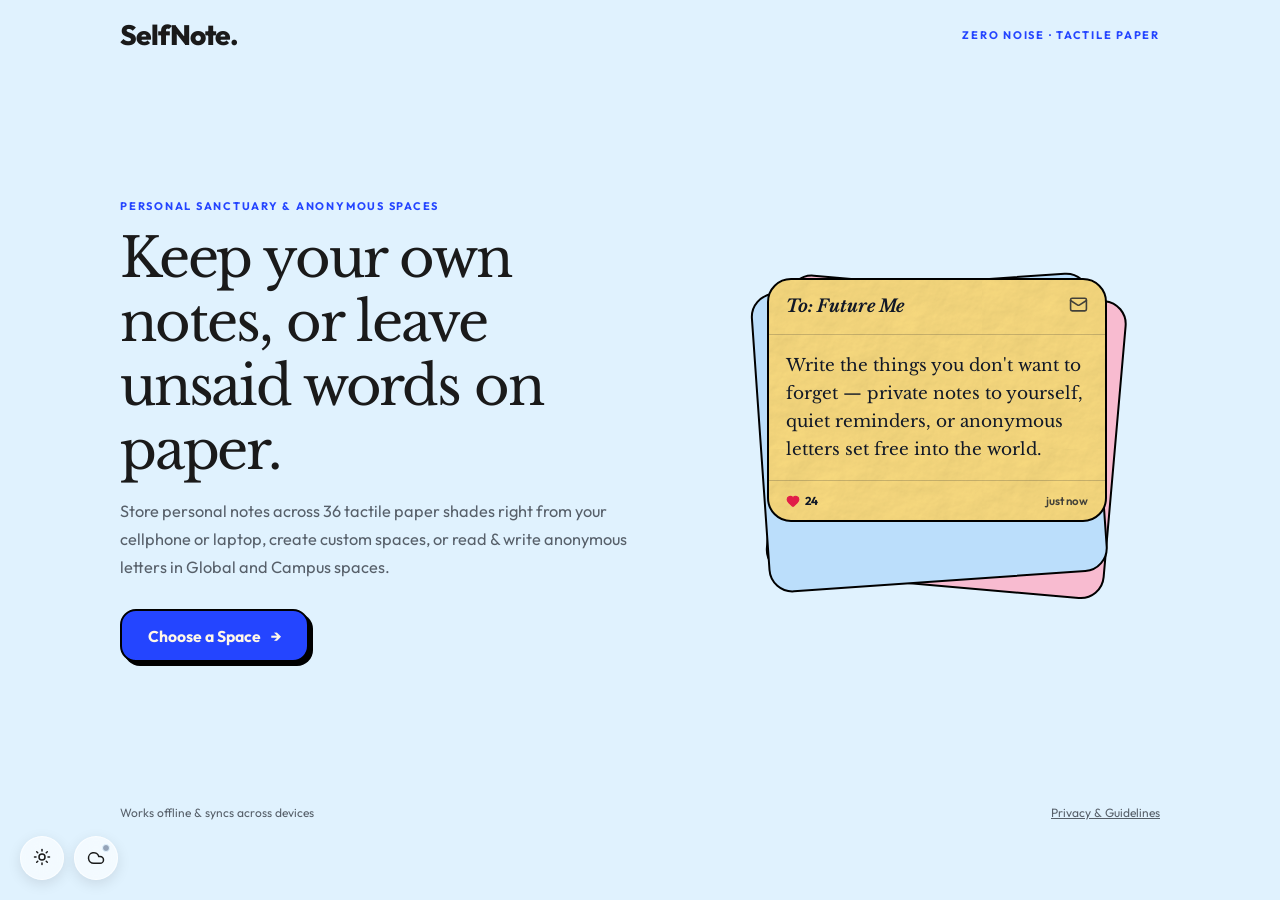
<file: index.html>
<!DOCTYPE html>
<html lang="en" data-scroll-behavior="smooth">
<head>
  <meta charset="utf-8" />
  <meta name="viewport" content="width=device-width, initial-scale=1, viewport-fit=cover" />
  <meta name="theme-color" content="#e0f2fe" media="(prefers-color-scheme: light)" />
  <meta name="theme-color" content="#02031a" media="(prefers-color-scheme: dark)" />
  <meta name="mobile-web-app-capable" content="yes" />
  <meta name="apple-mobile-web-app-capable" content="yes" />
  <meta name="apple-mobile-web-app-title" content="SelfNote" />
  <meta name="apple-mobile-web-app-status-bar-style" content="black-translucent" />
  <meta name="description" content="Choose a space to store personal notes on tactile paper or read and write anonymous letters. Syncs across cellphone and desktop." />

  <title>SelfNote.</title>

  <link rel="icon" href="./icons/icon.svg" type="image/svg+xml" />
  <link rel="apple-touch-icon" href="./icons/icon.svg" />
  <link rel="manifest" href="./manifest.webmanifest" />

  <link rel="preconnect" href="https://fonts.googleapis.com" />
  <link rel="preconnect" href="https://fonts.gstatic.com" crossorigin="anonymous" />
  <link href="https://fonts.googleapis.com/css2?family=Inter:wght@400;500;600;700;800&family=Libre+Baskerville:ital,wght@0,400;0,700;1,400&family=Outfit:wght@400;500;600;700;800&display=swap" rel="stylesheet" />

  <script id="theme-mode-preinit">
    (function () {
      try {
        var pref = localStorage.getItem("unsaid_mode") || "system";
        var mode = pref;
        if (pref === "system") {
          mode = window.matchMedia("(prefers-color-scheme: dark)").matches ? "dark" : "light";
        }
        document.documentElement.setAttribute("data-mode", mode);
        if (mode === "dark") {
          document.documentElement.classList.add("dark");
        } else {
          document.documentElement.classList.remove("dark");
        }
      } catch (e) {}
    })();
  </script>

  <link rel="stylesheet" href="./css/styles.css" />
</head>
<body class="font-sans antialiased">
  <!-- Top Pink Navigation Progress Bar -->
  <div id="nav-progress" class="nav-progress" aria-hidden="true">
    <div id="nav-progress-bar" class="nav-progress-bar"></div>
  </div>

  <!-- Main SPA Mount -->
  <div id="app" class="page-transition"></div>

  <!-- Modal / Sheet Root -->
  <div id="modal-root"></div>

  <!-- Toast Root -->
  <div id="toast-root" class="toast-root" aria-live="polite"></div>

  <!-- Persistent Bottom-Left Floating Controls (Theme Toggle + Cloud Sync / Brand Settings) -->
  <div class="floating-dock-left">
    <button id="theme-toggle-btn" type="button" class="glass-circle-btn" aria-label="Toggle color mode" title="Toggle Light / Dark Mode">
      <span id="theme-toggle-icon"></span>
    </button>
    <button id="settings-open-btn" type="button" class="glass-circle-btn settings-btn" aria-label="Cloud Sync & Branding Settings" title="Cloud Sync, Backup & Branding">
      <svg xmlns="http://www.w3.org/2000/svg" width="18" height="18" viewBox="0 0 24 24" fill="none" stroke="currentColor" stroke-width="2" stroke-linecap="round" stroke-linejoin="round" aria-hidden="true">
        <path d="M17.5 19H9a7 7 0 1 1 6.71-9h1.79a4.5 4.5 0 1 1 0 9Z"></path>
      </svg>
      <span id="sync-status-dot" class="sync-status-dot" title="Local storage active"></span>
    </button>
  </div>

  <script type="module" src="./js/app.js"></script>
</body>
</html>
</file>
<file: css/styles.css>
/* ==========================================================================
   SelfNote. / Unsaid Space — Tactile Paper & Brutalist Design System
   ========================================================================== */

:root {
  --font-sans: "Outfit", "Inter", system-ui, -apple-system, BlinkMacSystemFont, "Segoe UI", Roboto, sans-serif;
  --font-serif: "Libre Baskerville", Georgia, Cambria, "Times New Roman", serif;
  --ink-charcoal: #1a1a1a;
  --paper-white: #e0f2fe;
  --text-gray: #57606a;
  --rule: rgba(0, 0, 0, 0.13);
  --sheet: #fff7e8;
  --cobalt: #2445ff;
  --orange: #ff611f;
  --emerald: #059669;
  --surface-glass: rgba(255, 255, 255, 0.62);
  --surface-border: rgba(255, 255, 255, 0.65);
  --app-banner-height: 0px;
}

.dark,
[data-mode="dark"] {
  --ink-charcoal: #e8e8ec;
  --paper-white: #02031a;
  --text-gray: #9ca3af;
  --rule: rgba(255, 255, 255, 0.16);
  --sheet: #141820;
  --cobalt: #8c9aff;
  --surface-glass: rgba(17, 24, 39, 0.78);
  --surface-border: rgba(55, 65, 81, 0.65);
}

*,
*::before,
*::after {
  box-sizing: border-box;
}

html {
  scroll-behavior: smooth;
  overflow-x: clip;
  overscroll-behavior-y: none;
  -webkit-text-size-adjust: 100%;
}

body {
  margin: 0;
  padding: 0;
  width: 100%;
  min-width: 0;
  min-height: 100dvh;
  font-family: var(--font-sans);
  background-color: var(--paper-white);
  color: var(--ink-charcoal);
  overflow-x: clip;
  overscroll-behavior-y: none;
  transition: background-color 0.25s ease, color 0.25s ease;
}

a {
  color: inherit;
  text-decoration: none;
}

button,
input,
textarea,
select {
  font-family: inherit;
}

a,
button,
[role="button"],
label[for],
input[type="checkbox"] {
  cursor: pointer;
}

.sr-only {
  position: absolute;
  width: 1px;
  height: 1px;
  padding: 0;
  margin: -1px;
  overflow: hidden;
  clip: rect(0, 0, 0, 0);
  white-space: nowrap;
  border: 0;
}

/* ==========================================================================
   Top Pink Navigation Progress Bar
   ========================================================================== */
.nav-progress {
  position: fixed;
  top: 0;
  left: 0;
  right: 0;
  height: 3px;
  z-index: 99999;
  pointer-events: none;
  background: transparent;
}

.nav-progress-bar {
  height: 100%;
  width: 0%;
  opacity: 0;
  background: #ec4899;
  box-shadow: 0 0 10px rgba(236, 72, 153, 0.75);
  transition: width 180ms ease-out, opacity 180ms ease-out;
}

.dark .nav-progress-bar {
  background: #f472b6;
  box-shadow: 0 0 10px rgba(244, 114, 182, 0.75);
}

/* ==========================================================================
   Persistent Floating Controls (Theme & Cloud Sync)
   ========================================================================== */
.floating-dock-left {
  position: fixed;
  left: 1.25rem;
  bottom: calc(var(--app-banner-height, 0px) + 1.25rem + env(safe-area-inset-bottom, 0px));
  z-index: 60;
  display: flex;
  align-items: center;
  gap: 0.6rem;
}

.glass-circle-btn {
  width: 44px;
  height: 44px;
  border-radius: 9999px;
  background: var(--surface-glass);
  border: 1px solid var(--surface-border);
  backdrop-filter: blur(12px);
  -webkit-backdrop-filter: blur(12px);
  color: var(--ink-charcoal);
  box-shadow: 0 4px 14px rgba(0, 0, 0, 0.1);
  display: inline-flex;
  align-items: center;
  justify-content: center;
  position: relative;
  transition: transform 0.2s ease, background-color 0.2s ease, box-shadow 0.2s ease;
}

.glass-circle-btn:hover {
  transform: scale(1.06);
}

.glass-circle-btn:active {
  transform: scale(0.95);
}

.sync-status-dot {
  position: absolute;
  top: 7px;
  right: 7px;
  width: 8px;
  height: 8px;
  border-radius: 9999px;
  background: #94a3b8;
  border: 1.5px solid var(--paper-white);
}

.sync-status-dot.is-synced {
  background: #10b981;
  box-shadow: 0 0 6px rgba(16, 185, 129, 0.8);
}

.floating-ig-btn {
  position: fixed;
  right: 1.25rem;
  bottom: calc(var(--app-banner-height, 0px) + 1.25rem + env(safe-area-inset-bottom, 0px));
  z-index: 50;
  width: 46px;
  height: 46px;
  border-radius: 9999px;
  background: var(--surface-glass);
  border: 1px solid var(--surface-border);
  backdrop-filter: blur(12px);
  -webkit-backdrop-filter: blur(12px);
  display: inline-flex;
  align-items: center;
  justify-content: center;
  box-shadow: 0 4px 14px rgba(0, 0, 0, 0.08);
  transition: transform 0.22s ease, background-color 0.22s ease;
}

.floating-ig-btn:hover {
  transform: scale(1.07);
}

/* ==========================================================================
   Wordmark & Animations
   ========================================================================== */
@keyframes bounce-subtle {
  0%, 100% { transform: translateY(0); }
  50% { transform: translateY(-4px); }
}

@keyframes pageIn {
  0% { opacity: 0; }
  100% { opacity: 1; }
}

@keyframes fadeIn {
  0% { opacity: 0; transform: translateY(10px); }
  100% { opacity: 1; transform: translateY(0); }
}

@keyframes bannerFlutter {
  0%, 100% { transform: perspective(300px) rotateY(0deg) skewY(0deg) translateY(0px); }
  25% { transform: perspective(300px) rotateY(-3deg) skewY(-0.8deg) translateY(-1.5px); }
  75% { transform: perspective(300px) rotateY(3deg) skewY(0.8deg) translateY(1.5px); }
}

.page-transition {
  width: 100%;
  min-width: 0;
  animation: pageIn 0.28s ease-out;
}

.wordmark {
  display: inline-flex;
  font-weight: 800;
  letter-spacing: -0.035em;
  line-height: 1.1;
  user-select: none;
}

.wordmark-xl { font-size: clamp(2.15rem, 5vw, 2.5rem); }
.wordmark-lg { font-size: 1.75rem; }
.wordmark-md { font-size: 1.35rem; }

.wordmark-char {
  display: inline-block;
  animation: bounce-subtle 2s ease-in-out infinite;
  transition: transform 0.18s ease, color 0.18s ease;
}

.wordmark-char:hover {
  transform: scale(1.14) translateY(-2px);
}

/* ==========================================================================
   /space Hub Layout & Postal Sketch Backdrop
   ========================================================================== */
.space-shell {
  min-height: 100dvh;
  padding: 1.25rem 1.25rem calc(5.2rem + env(safe-area-inset-bottom, 0px));
  display: flex;
  flex-direction: column;
  position: relative;
  overflow-x: hidden;
}

.space-header {
  text-align: center;
  padding-top: calc(0.35rem + env(safe-area-inset-top, 0px));
  flex-shrink: 0;
  z-index: 10;
}

.space-spacer-top {
  flex: 1 1 0%;
  min-height: 1rem;
}

.space-spacer-bottom {
  flex: 1.5 1 0%;
  min-height: 1rem;
}

.space-main {
  width: 100%;
  max-width: 28.5rem;
  margin: 0 auto;
  padding: 0.75rem 0;
  position: relative;
  flex-shrink: 0;
}

.space-postal-sketch {
  pointer-events: none;
  z-index: 0;
  width: min(100% + 240px, 100vw - 16px);
  height: 640px;
  position: absolute;
  top: 30px;
  left: 50%;
  overflow: visible;
  transform: translateX(-50%);
}

@media (max-width: 640px) {
  .space-postal-sketch {
    width: min(100% + 44px, 100vw - 8px);
    height: 560px;
    top: 40px;
  }
}

.postal-globe { color: #737fc5; opacity: 0.46; }
.postal-route { color: var(--ink-charcoal); opacity: 0.2; }
.dark .postal-route { color: #e2e8f0; opacity: 0.22; }
.postal-envelope { color: var(--ink-charcoal); opacity: 0.35; }
.dark .postal-envelope { color: #e2e8f0; opacity: 0.38; }
.postal-marks { color: #ff611f; opacity: 0.65; }

.space-title {
  font-size: clamp(1.85rem, 5vw, 2.35rem);
  font-weight: 800;
  letter-spacing: -0.03em;
  text-align: center;
  margin: 0 0 0.35rem;
  position: relative;
  z-index: 10;
}

.space-subtitle {
  text-align: center;
  color: var(--text-gray);
  font-size: 0.96rem;
  margin: 0 0 1.85rem;
  position: relative;
  z-index: 10;
}

/* Neo-Brutalist Tilted Space Cards */
.space-card {
  position: relative;
  z-index: 10;
  display: block;
  width: 100%;
  padding: 0.85rem 1.35rem 1.2rem;
  border-radius: 1.5rem;
  border: 3px solid #000000;
  box-shadow: 0 16px 30px -10px rgba(0, 0, 0, 0.22);
  text-align: left;
  margin-bottom: 1.35rem;
  transition: transform 0.28s cubic-bezier(0.16, 1, 0.3, 1), box-shadow 0.28s ease;
}

.space-card.rotate-left { transform: rotate(-2.6deg); }
.space-card.rotate-right { transform: rotate(2.6deg); }

.space-card:hover {
  transform: rotate(0deg) scale(1.02);
  box-shadow: 0 22px 38px -12px rgba(0, 0, 0, 0.28);
}

.space-card:active {
  transform: rotate(0deg) scale(0.97);
}

.space-card-personal {
  background: #fff7e8;
  color: #161b2e;
  border-color: #161b2e;
}

.dark .space-card-personal {
  background: #fef3c7;
  color: #161b2e;
  border-color: #fde68a;
}

.space-card-global {
  background: #2445ff;
  color: #fff7e8;
  border-color: #000000;
}

.dark .space-card-global {
  border-color: #1e1b4b;
}

.space-card-college {
  background: #ff611f;
  color: #161b2e;
  border-color: #000000;
  margin-bottom: 0.5rem;
}

.dark .space-card-college {
  border-color: #431407;
}

.space-card-kicker-row {
  display: flex;
  align-items: center;
  justify-content: space-between;
  margin-bottom: 0.3rem;
}

.space-card-kicker {
  font-size: 9px;
  font-weight: 700;
  letter-spacing: 0.16em;
  text-transform: uppercase;
  opacity: 0.75;
}

.space-card-arrow {
  font-size: 0.95rem;
  opacity: 0.8;
}

.space-card-body {
  display: flex;
  align-items: center;
  gap: 1rem;
}

.space-card-icon {
  width: 52px;
  height: 52px;
  border-radius: 9999px;
  display: flex;
  align-items: center;
  justify-content: center;
  flex-shrink: 0;
}

.space-card-personal .space-card-icon { background: rgba(5, 150, 105, 0.15); color: #047857; }
.space-card-global .space-card-icon { background: rgba(255, 255, 255, 0.2); color: #fff7e8; }
.space-card-college .space-card-icon { background: rgba(0, 0, 0, 0.11); color: #161b2e; }

.space-card h3 {
  margin: 0;
  font-size: clamp(1.2rem, 3.8vw, 1.45rem);
  font-weight: 800;
  letter-spacing: -0.02em;
}

.space-card p {
  margin: 0.18rem 0 0;
  font-size: 0.88rem;
  line-height: 1.35;
  opacity: 0.84;
}

/* Custom Spaces & Verified Campuses Strip */
.custom-spaces-section {
  position: relative;
  z-index: 10;
  margin-top: 1.25rem;
}

.custom-spaces-label {
  display: flex;
  align-items: center;
  justify-content: space-between;
  font-size: 10px;
  font-weight: 700;
  letter-spacing: 0.14em;
  text-transform: uppercase;
  color: var(--text-gray);
  margin-bottom: 0.6rem;
  padding: 0 0.25rem;
}

.space-pills-wrap {
  display: flex;
  flex-wrap: wrap;
  gap: 0.5rem;
}

.space-pill {
  display: inline-flex;
  align-items: center;
  gap: 0.4rem;
  padding: 0.48rem 0.9rem;
  border-radius: 1rem;
  font-size: 0.84rem;
  font-weight: 600;
  background: rgba(255, 247, 232, 0.88);
  color: #161b2e;
  border: 1.5px solid rgba(22, 27, 46, 0.22);
  box-shadow: 1.5px 2px 0 rgba(22, 27, 46, 0.12);
  transition: transform 0.15s ease, background-color 0.15s ease;
}

.dark .space-pill {
  background: rgba(30, 41, 59, 0.85);
  color: #f1f5f9;
  border-color: rgba(255, 255, 255, 0.18);
}

.space-pill:hover {
  transform: translateY(-2px);
}

.space-pill-campus {
  background: #ffedd5;
  color: #431407;
  border-color: rgba(251, 146, 60, 0.6);
}

.dark .space-pill-campus {
  background: #2c1507;
  color: #ffedd5;
  border-color: rgba(154, 52, 18, 0.8);
}

.space-pill-add {
  background: transparent;
  color: var(--ink-charcoal);
  border: 1.5px dashed var(--ink-charcoal);
  opacity: 0.78;
  box-shadow: none;
}

.space-pill-add:hover {
  opacity: 1;
  background: rgba(36, 69, 255, 0.08);
}

/* Outbox Paper Airplane */
.airplane-layer {
  position: fixed;
  inset: 0;
  pointer-events: none;
  z-index: 30;
  overflow: hidden;
}

.airplane-actor {
  position: absolute;
  top: 0;
  left: 0;
  pointer-events: auto;
  user-select: none;
  display: flex;
  align-items: center;
  padding: 12px;
  margin: -12px;
  will-change: transform;
  transition: opacity 0.3s ease;
}

.airplane-inner {
  position: relative;
  display: flex;
  align-items: center;
  justify-content: center;
  transition: transform 0.15s ease;
}

.airplane-actor:hover .airplane-inner {
  transform: scale(1.06);
}

.airplane-trail {
  position: absolute;
  right: 100%;
  top: 50%;
  transform: translateY(-50%);
  display: flex;
  align-items: center;
  gap: 5px;
  padding-right: 4px;
  opacity: 0.45;
  pointer-events: none;
}

.airplane-banner-wrap {
  position: absolute;
  right: calc(100% - 8px);
  top: 50%;
  transform: translateY(-50%);
  display: flex;
  align-items: center;
}

.airplane-banner-clip {
  clip-path: polygon(14px 50%, 0% 0%, 100% 0%, 100% 100%, 0% 100%);
  overflow: hidden;
  transform-origin: right center;
  width: 0;
  opacity: 0;
  transform: scaleX(0);
  transition: width 0.24s ease-out, opacity 0.2s ease-out, transform 0.24s ease-out;
  filter: drop-shadow(0 4px 10px rgba(0, 0, 0, 0.28));
}

.airplane-banner-clip.is-open {
  width: 154px;
  opacity: 1;
  transform: scaleX(1);
}

.airplane-banner-card {
  width: 100%;
  padding: 6px 10px 6px 20px;
  background: #ffffff;
  color: #111827;
  border-top: 1px solid #e5e7eb;
  border-bottom: 1px solid #e5e7eb;
  display: flex;
  align-items: center;
  gap: 6px;
  font-size: 12.5px;
  font-weight: 700;
  white-space: nowrap;
  animation: bannerFlutter 3.5s ease-in-out infinite;
}

.airplane-tether {
  opacity: 0;
  transition: opacity 0.2s ease;
  flex-shrink: 0;
}

.airplane-tether.is-open {
  opacity: 1;
}

/* Footer Ticket */
.space-footer {
  text-align: center;
  padding-top: 0.5rem;
  z-index: 10;
}

.pwa-install-ticket {
  color: #161b2e;
  background: #fffbf2;
  border: 1px solid rgba(22, 27, 46, 0.35);
  border-radius: 16px;
  display: inline-flex;
  align-items: center;
  gap: 8px;
  min-height: 40px;
  padding: 5px 14px 5px 10px;
  transform: rotate(-2deg);
  box-shadow: 1.5px 2px rgba(52, 168, 83, 0.45);
  transition: transform 0.2s ease, box-shadow 0.2s ease;
}

.dark .pwa-install-ticket {
  color: #f1f5f9;
  background: rgba(255, 255, 255, 0.08);
  border-color: rgba(255, 255, 255, 0.2);
}

.pwa-install-ticket:hover {
  transform: rotate(0.4deg) translateY(-2px);
  box-shadow: 2px 3px rgba(66, 133, 244, 0.5);
}

.pwa-ticket-copy {
  display: flex;
  flex-direction: column;
  align-items: flex-start;
  line-height: 1.15;
  text-align: left;
}

.pwa-ticket-copy span {
  font-size: 8.5px;
  letter-spacing: 0.06em;
  text-transform: uppercase;
  opacity: 0.75;
}

.pwa-ticket-copy strong {
  font-size: 13px;
  font-weight: 700;
}

/* ==========================================================================
   Welcome / Onboarding Hero (/)
   ========================================================================== */
.welcome-hero {
  min-height: 100dvh;
  max-width: 68rem;
  margin: 0 auto;
  padding: calc(1.25rem + env(safe-area-inset-top, 0px)) 1.5rem calc(5rem + env(safe-area-inset-bottom, 0px));
  display: flex;
  flex-direction: column;
  justify-content: space-between;
}

.welcome-scene {
  display: grid;
  grid-template-columns: 1.1fr 0.9fr;
  gap: 3rem;
  align-items: center;
  padding: 2.5rem 0;
}

@media (max-width: 768px) {
  .welcome-scene {
    grid-template-columns: 1fr;
    gap: 2rem;
    padding: 1.5rem 0;
  }
}

.welcome-eyebrow {
  font-size: 11px;
  font-weight: 700;
  letter-spacing: 0.16em;
  text-transform: uppercase;
  color: var(--cobalt);
}

.welcome-copy h1 {
  font-family: var(--font-serif);
  font-weight: 400;
  font-size: clamp(2.1rem, 5vw, 3.4rem);
  letter-spacing: -0.04em;
  line-height: 1.18;
  margin: 0.75rem 0 1rem;
}

.welcome-copy p {
  color: var(--text-gray);
  font-size: 1.02rem;
  line-height: 1.7;
  max-width: 32rem;
  margin: 0 0 1.75rem;
}

.ink-cta-btn {
  display: inline-flex;
  align-items: center;
  gap: 0.65rem;
  padding: 0.9rem 1.6rem;
  border-radius: 1rem;
  border: 2.5px solid #000000;
  background: #2445ff;
  color: #fff7e8;
  font-size: 0.98rem;
  font-weight: 700;
  box-shadow: 4px 4px 0 #000000;
  transition: transform 0.18s ease, box-shadow 0.18s ease;
}

.dark .ink-cta-btn {
  border-color: #fff7e8;
  box-shadow: 4px 4px 0 rgba(255, 247, 232, 0.35);
}

.ink-cta-btn:hover {
  transform: translate(-2px, -2px);
  box-shadow: 6px 6px 0 #000000;
}

.welcome-stack {
  position: relative;
  max-width: 340px;
  width: 100%;
  margin: 0 auto;
  min-height: 300px;
}

.welcome-stack-back {
  position: absolute;
  inset: 0;
  border-radius: 1.5rem;
  border: 2.5px solid #000000;
  background: #f8bbd0;
  transform: rotate(5deg) translate(10px, 8px);
}

.welcome-stack-mid {
  position: absolute;
  inset: 0;
  border-radius: 1.5rem;
  border: 2.5px solid #000000;
  background: #bbdefb;
  transform: rotate(-4deg) translate(-8px, 4px);
}

/* ==========================================================================
   Sticky Masthead (Feed / Write / Search / Outbox)
   ========================================================================== */
.masthead {
  position: sticky;
  top: 0;
  z-index: 40;
  padding-top: env(safe-area-inset-top, 0px);
  background: rgba(255, 255, 255, 0.58);
  backdrop-filter: blur(14px);
  -webkit-backdrop-filter: blur(14px);
  border-bottom: 1px solid var(--rule);
}

.dark .masthead {
  background: rgba(10, 14, 32, 0.72);
}

.masthead-inner {
  max-width: 72rem;
  margin: 0 auto;
  padding: 0 1rem;
  height: 56px;
  display: flex;
  align-items: center;
  justify-content: space-between;
  gap: 0.75rem;
  position: relative;
}

.masthead-left {
  display: flex;
  align-items: center;
  gap: 0.5rem;
  min-width: 0;
  z-index: 2;
}

.masthead-back {
  display: inline-flex;
  align-items: center;
  gap: 0.4rem;
  padding: 0.4rem 0.65rem;
  margin-left: -0.4rem;
  border-radius: 9999px;
  border: none;
  background: transparent;
  color: var(--ink-charcoal);
  font-size: 0.92rem;
  font-weight: 600;
  transition: background-color 0.15s ease, transform 0.15s ease;
}

.masthead-back:hover {
  background: rgba(128, 128, 128, 0.12);
}

.masthead-space-badge {
  display: inline-flex;
  align-items: center;
  gap: 0.35rem;
  padding: 0.22rem 0.65rem;
  border-radius: 9999px;
  font-size: 0.78rem;
  font-weight: 700;
  background: rgba(36, 69, 255, 0.12);
  color: var(--cobalt);
  max-width: 150px;
  overflow: hidden;
  text-overflow: ellipsis;
  white-space: nowrap;
}

.masthead-center {
  position: absolute;
  inset: 0;
  display: flex;
  align-items: center;
  justify-content: center;
  pointer-events: none;
}

.masthead-center a {
  pointer-events: auto;
}

@media (max-width: 680px) {
  .masthead-center {
    display: none;
  }
}

.masthead-right {
  display: flex;
  align-items: center;
  gap: 0.35rem;
  z-index: 2;
}

.sort-switch {
  display: flex;
  align-items: center;
  gap: 2px;
}

.sort-btn {
  border: none;
  background: transparent;
  padding: 0.35rem 0.55rem;
  font-size: 12.5px;
  font-weight: 700;
  letter-spacing: 0.04em;
  text-transform: uppercase;
  color: var(--text-gray);
  position: relative;
}

.sort-btn.is-active {
  color: var(--cobalt);
}

.sort-btn.is-active::after {
  content: "";
  position: absolute;
  bottom: 2px;
  left: 50%;
  transform: translateX(-50%);
  width: 14px;
  height: 2px;
  border-radius: 2px;
  background: var(--cobalt);
}

.icon-action-btn {
  width: 36px;
  height: 36px;
  border-radius: 9999px;
  border: none;
  background: transparent;
  color: var(--ink-charcoal);
  display: inline-flex;
  align-items: center;
  justify-content: center;
  transition: background-color 0.15s ease, transform 0.15s ease;
}

.icon-action-btn:hover {
  background: rgba(128, 128, 128, 0.14);
  transform: scale(1.06);
}

/* Sub-toolbar (Search & Timeframes & Color Filter) */
.feed-subbar {
  max-width: 72rem;
  margin: 0 auto;
  padding: 0.65rem 1rem 0;
  display: flex;
  flex-wrap: wrap;
  align-items: center;
  justify-content: space-between;
  gap: 0.75rem;
}

.feed-search-box {
  flex: 1 1 240px;
  display: flex;
  align-items: center;
  gap: 0.55rem;
  padding: 0.5rem 0.85rem;
  border-radius: 1rem;
  background: var(--surface-glass);
  border: 1px solid var(--rule);
  backdrop-filter: blur(8px);
}

.feed-search-box input {
  flex: 1;
  border: none;
  outline: none;
  background: transparent;
  color: var(--ink-charcoal);
  font-size: 0.92rem;
}

.timeframe-pills {
  display: flex;
  align-items: center;
  gap: 0.35rem;
}

.timeframe-pill {
  border: 1px solid var(--rule);
  background: transparent;
  color: var(--text-gray);
  border-radius: 9999px;
  padding: 0.3rem 0.7rem;
  font-size: 11.5px;
  font-weight: 700;
}

.timeframe-pill.is-active {
  background: var(--cobalt);
  color: #ffffff;
  border-color: var(--cobalt);
}

/* ==========================================================================
   Masonry Feed & Tactile Crumpled Paper Letter Cards
   ========================================================================== */
.feed-container {
  max-width: 72rem;
  margin: 0 auto;
  padding: 1rem 1rem calc(6.5rem + env(safe-area-inset-bottom, 0px));
}

.masonry-grid {
  display: grid;
  grid-template-columns: repeat(3, minmax(0, 1fr));
  gap: 1rem;
  align-items: start;
}

@media (max-width: 960px) {
  .masonry-grid {
    grid-template-columns: repeat(2, minmax(0, 1fr));
  }
}

@media (max-width: 600px) {
  .masonry-grid {
    grid-template-columns: minmax(0, 1fr);
  }
}

.masonry-col {
  display: flex;
  flex-direction: column;
  gap: 1rem;
  min-width: 0;
}

.paper-card {
  position: relative;
  isolation: isolate;
  border-radius: 1.5rem;
  border: 2.5px solid #000000;
  overflow: hidden;
  transition: transform 0.2s ease-out, box-shadow 0.2s ease-out;
  animation: fadeIn 0.32s cubic-bezier(0.16, 1, 0.3, 1) both;
}

.dark .paper-card {
  border-color: rgba(255, 255, 255, 0.22);
}

.paper-card-interactive {
  cursor: pointer;
}

.paper-card-interactive:hover {
  transform: translateY(-3px);
  box-shadow: 0 12px 28px rgba(0, 0, 0, 0.18);
}

.paper-texture-overlay {
  position: absolute;
  inset: 0;
  pointer-events: none;
  z-index: 1;
  mix-blend-mode: multiply;
  opacity: 0.3;
  background-image: url("data:image/svg+xml,%3Csvg viewBox='0 0 400 400' xmlns='http://www.w3.org/2000/svg'%3E%3Cfilter id='crumple'%3E%3CfeTurbulence type='fractalNoise' baseFrequency='0.015' numOctaves='5' result='noise'/%3E%3CfeDiffuseLighting in='noise' lighting-color='%23fff' surfaceScale='4' result='light'%3E%3CfeDistantLight azimuth='60' elevation='40' /%3E%3C/feDiffuseLighting%3E%3CfeBlend mode='multiply' in='SourceGraphic' in2='light' result='blend'/%3E%3CfeTurbulence type='fractalNoise' baseFrequency='0.8' numOctaves='3' result='fineNoise'/%3E%3CfeColorMatrix type='matrix' values='1 0 0 0 0 0 1 0 0 0 0 0 1 0 0 0 0 0 0.15 0' in='fineNoise' result='softNoise'/%3E%3CfeBlend mode='multiply' in='blend' in2='softNoise'/%3E%3C/filter%3E%3Crect width='100%25' height='100%25' filter='url(%23crumple)' fill='%23fff'/%3E%3C/svg%3E");
}

.paper-card[data-dark-paper="true"] .paper-texture-overlay {
  mix-blend-mode: overlay;
  opacity: 0.34;
}

.stationery-canvas {
  position: absolute;
  inset: 0;
  width: 100%;
  height: 100%;
  pointer-events: none;
  z-index: 2;
}

.paper-card-content {
  position: relative;
  z-index: 3;
  display: flex;
  flex-direction: column;
}

.paper-card-header {
  display: flex;
  align-items: flex-start;
  justify-content: space-between;
  gap: 0.5rem;
  padding: 0.95rem 1.05rem;
}

.paper-to-line {
  font-family: var(--font-serif);
  font-style: italic;
  font-weight: 700;
  font-size: 1.1rem;
  line-height: 1.35;
  word-break: break-word;
  overflow-wrap: anywhere;
}

.paper-to-prefix {
  margin-right: 0.3rem;
}

.paper-divider {
  height: 1px;
  width: 100%;
  background: currentColor;
  opacity: 0.2;
}

.paper-card-body {
  padding: 1.05rem;
  min-height: 92px;
}

.paper-message {
  margin: 0;
  font-family: var(--font-serif);
  font-size: 1.06rem;
  line-height: 1.65;
  white-space: pre-wrap;
  word-break: break-word;
  overflow-wrap: anywhere;
}

.paper-message-clamped {
  display: -webkit-box;
  -webkit-line-clamp: 7;
  -webkit-box-orient: vertical;
  overflow: hidden;
}

.paper-card-footer {
  display: flex;
  align-items: center;
  justify-content: space-between;
  padding: 0.72rem 1.05rem;
  font-size: 11.5px;
  font-weight: 700;
}

/* Spotlight Gold Shimmer Card */
@keyframes spotlightPulse {
  0% { opacity: 0.65; transform: scale(0.996); }
  100% { opacity: 1; transform: scale(1.004); }
}

.spotlight-card {
  border: 3px solid #f59e0b !important;
  box-shadow: 0 0 18px rgba(245, 158, 11, 0.42), 0 10px 24px rgba(0, 0, 0, 0.22) !important;
}

.dark .spotlight-card {
  border-color: #fbbf24 !important;
  box-shadow: 0 0 26px rgba(251, 191, 36, 0.5), 0 10px 28px rgba(0, 0, 0, 0.5) !important;
}

.spotlight-badge {
  display: inline-flex;
  align-items: center;
  gap: 3px;
  padding: 2px 7px;
  border-radius: 9999px;
  font-family: var(--font-sans);
  font-style: normal;
  font-size: 9.5px;
  font-weight: 800;
  letter-spacing: 0.05em;
  text-transform: uppercase;
  background: rgba(251, 191, 36, 0.28);
  border: 1px solid rgba(180, 83, 9, 0.35);
}

/* Heart Pop & Floating Bubbles */
@keyframes heartPop {
  0% { transform: scale(1); }
  30% { transform: scale(1.42); }
  55% { transform: scale(0.86); }
  75% { transform: scale(1.12); }
  100% { transform: scale(1); }
}

@keyframes heartFloatUp {
  0% { opacity: 0; transform: translate(-50%, -50%) scale(0.3); }
  15% { opacity: 1; transform: translate(calc(-50% + var(--dx1)), -22px) scale(1.25) rotate(var(--rot)); }
  100% { opacity: 0; transform: translate(calc(-50% + var(--dx2)), -120px) scale(0.5) rotate(calc(var(--rot) * -1)); }
}

.like-btn {
  border: none;
  background: transparent;
  color: inherit;
  padding: 4px 8px;
  margin: -4px -8px;
  border-radius: 9999px;
  display: inline-flex;
  align-items: center;
  gap: 5px;
  font-size: 11.5px;
  font-weight: 700;
  position: relative;
  transition: transform 0.15s ease;
}

.like-btn:hover {
  transform: scale(1.1);
}

.like-btn.is-liked svg {
  fill: #e11d48;
  stroke: #e11d48;
}

.animate-heart-pop {
  animation: heartPop 0.42s cubic-bezier(0.25, 1, 0.5, 1);
}

.heart-bubble {
  position: fixed;
  pointer-events: none;
  z-index: 9999;
  color: #e11d48;
  animation: heartFloatUp 1.25s cubic-bezier(0.12, 0.85, 0.4, 1) forwards;
}

/* Floating Compose Feather CTA */
.compose-fab {
  position: fixed;
  right: 1.25rem;
  bottom: calc(var(--app-banner-height, 0px) + 1.25rem + env(safe-area-inset-bottom, 0px));
  z-index: 45;
  height: 54px;
  padding: 0 1.35rem;
  border-radius: 9999px;
  background: #111827;
  color: #ffffff;
  font-size: 0.92rem;
  font-weight: 700;
  display: inline-flex;
  align-items: center;
  justify-content: center;
  gap: 0.55rem;
  box-shadow: 0 8px 28px rgba(0, 0, 0, 0.28);
  transition: transform 0.2s ease, box-shadow 0.2s ease;
}

.dark .compose-fab {
  background: #ffffff;
  color: #111827;
  box-shadow: 0 8px 28px rgba(255, 255, 255, 0.2);
}

.compose-fab:hover {
  transform: scale(1.05) translateY(-2px);
}

@media (max-width: 600px) {
  .compose-fab {
    width: 56px;
    height: 56px;
    padding: 0;
  }
  .compose-fab span {
    display: none;
  }
}

/* ==========================================================================
   Write Studio (/write/:space)
   ========================================================================== */
.write-container {
  max-width: 62rem;
  margin: 0 auto;
  padding: 1.5rem 1rem calc(6.5rem + env(safe-area-inset-bottom, 0px));
}

.write-intro {
  margin-bottom: 1.5rem;
}

.write-intro h1 {
  font-family: var(--font-serif);
  font-weight: 400;
  font-size: clamp(1.9rem, 4.5vw, 2.85rem);
  letter-spacing: -0.045em;
  margin: 0 0 0.35rem;
}

.write-intro p {
  margin: 0;
  font-size: 0.88rem;
  color: var(--text-gray);
}

.write-layout {
  display: flex;
  align-items: flex-start;
  gap: 2rem;
}

.write-left {
  flex: 1 1 0%;
  min-width: 0;
  max-width: 580px;
}

.write-right {
  width: 290px;
  flex-shrink: 0;
  position: sticky;
  top: 74px;
}

@media (max-width: 820px) {
  .write-layout {
    flex-direction: column;
  }
  .write-left,
  .write-right {
    width: 100%;
    max-width: 100%;
    position: static;
  }
}

.write-recipient-row {
  display: flex;
  align-items: center;
  justify-content: space-between;
  padding: 0.85rem 1.05rem;
  gap: 0.75rem;
}

.write-recipient-label {
  font-family: var(--font-serif);
  font-style: italic;
  font-weight: 700;
  font-size: 1.18rem;
  flex-shrink: 0;
}

.write-recipient-input {
  flex: 1;
  min-width: 0;
  border: none !important;
  outline: none !important;
  background: transparent;
  color: inherit;
  font-family: var(--font-serif);
  font-style: italic;
  font-weight: 700;
  font-size: 1.18rem;
}

.write-recipient-input::placeholder,
.write-textarea::placeholder {
  color: currentColor;
  opacity: 0.48;
}

.write-textarea {
  width: 100%;
  min-height: 235px;
  padding: 1.05rem;
  border: none !important;
  outline: none !important;
  background: transparent;
  color: inherit;
  resize: vertical;
  font-family: var(--font-serif);
  font-size: 1.12rem;
  line-height: 1.68;
}

.write-card-bar {
  display: grid;
  grid-template-columns: 1fr auto 1fr;
  align-items: center;
  padding: 0.65rem 1.05rem;
  font-size: 12px;
  font-weight: 700;
}

.char-counter {
  opacity: 0.72;
  font-weight: 600;
}

/* Stationery Shelf & 36 Swatches */
.stationery-shelf {
  background: var(--surface-glass);
  border: 1px solid var(--rule);
  backdrop-filter: blur(10px);
  border-radius: 1.35rem;
  padding: 1.15rem;
}

.shelf-heading {
  display: flex;
  align-items: center;
  justify-content: space-between;
  padding-bottom: 0.65rem;
  border-bottom: 1px solid var(--rule);
}

.shelf-heading .eyebrow {
  font-size: 9.5px;
  font-weight: 700;
  letter-spacing: 0.13em;
  text-transform: uppercase;
  color: var(--text-gray);
}

.stationery-shelf h2 {
  font-family: var(--font-serif);
  font-weight: 400;
  font-size: 1.35rem;
  letter-spacing: -0.03em;
  margin: 0.85rem 0;
}

.shelf-tabs {
  display: flex;
  gap: 1.25rem;
  border-bottom: 1px solid var(--rule);
  margin-bottom: 1rem;
}

.shelf-tab {
  border: none;
  background: transparent;
  padding: 0 0 0.55rem;
  margin-bottom: -1px;
  border-bottom: 2px solid transparent;
  font-size: 12px;
  font-weight: 700;
  color: var(--text-gray);
}

.shelf-tab.is-active {
  color: var(--ink-charcoal);
  border-bottom-color: var(--cobalt);
}

.paper-swatches {
  display: grid;
  grid-template-columns: repeat(6, minmax(0, 1fr));
  gap: 7px;
}

.paper-swatch {
  aspect-ratio: 1;
  border-radius: 9px;
  border: 1px solid rgba(22, 27, 46, 0.22);
  display: flex;
  align-items: center;
  justify-content: center;
  padding: 0;
  transition: transform 0.14s ease, outline 0.14s ease;
}

.dark .paper-swatch {
  border-color: rgba(255, 255, 255, 0.2);
}

.paper-swatch:hover {
  transform: translateY(-2px) rotate(-4deg);
}

.paper-swatch.is-selected {
  outline: 2.5px solid var(--ink-charcoal);
  outline-offset: 2px;
  transform: translateY(-2px);
}

.stationery-options {
  display: grid;
  grid-template-columns: repeat(3, minmax(0, 1fr));
  gap: 0.65rem;
}

.stationery-option {
  border: none;
  background: transparent;
  padding: 0;
  text-align: center;
}

.stationery-thumb {
  display: flex;
  align-items: center;
  justify-content: center;
  aspect-ratio: 0.78;
  border-radius: 14px;
  border: 1.5px solid rgba(22, 27, 46, 0.25);
  font-family: var(--font-serif);
  font-size: 11px;
  padding: 0.4rem;
  position: relative;
  overflow: hidden;
  transition: transform 0.18s ease, outline 0.18s ease;
}

.stationery-option.is-selected .stationery-thumb {
  outline: 2.5px solid var(--cobalt);
  outline-offset: 2px;
}

.stationery-option-label {
  display: block;
  margin-top: 0.4rem;
  font-size: 11.5px;
  font-weight: 600;
  color: var(--ink-charcoal);
}

/* Spotlight & Secret Notification Option Cards */
.spotlight-option {
  margin-top: 1.25rem;
  background: #ffdb42;
  color: #41250e;
  border-radius: 1.25rem;
  padding: 1.15rem 1.25rem;
  display: flex;
  align-items: center;
  justify-content: space-between;
  gap: 1rem;
  box-shadow: 0 4px 14px -4px rgba(234, 179, 8, 0.35);
}

.dark .spotlight-option {
  background: #eab308;
  color: #351a02;
}

.option-kicker {
  display: block;
  font-size: 9.5px;
  font-weight: 700;
  letter-spacing: 0.1em;
  text-transform: uppercase;
  opacity: 0.85;
}

.option-title {
  display: block;
  font-family: var(--font-serif);
  font-size: 1.3rem;
  letter-spacing: -0.03em;
  margin-top: 2px;
}

.spotlight-option p,
.notification-option p {
  margin: 0.35rem 0 0;
  font-size: 0.8rem;
  line-height: 1.45;
}

.spotlight-switch {
  border: 1.5px solid #41250e;
  background: #fff5c3;
  color: #41250e;
  border-radius: 9999px;
  height: 38px;
  min-width: 72px;
  padding: 0 8px;
  display: inline-flex;
  align-items: center;
  justify-content: space-between;
  gap: 6px;
  font-size: 11.5px;
  font-weight: 700;
  flex-shrink: 0;
}

.spotlight-switch-knob {
  width: 22px;
  height: 22px;
  border-radius: 50%;
  background: #41250e;
}

.spotlight-switch[aria-checked="true"] {
  background: #41250e;
  color: #fff5c3;
  flex-direction: row-reverse;
}

.spotlight-switch[aria-checked="true"] .spotlight-switch-knob {
  background: #ffdb42;
}

.notification-option {
  margin-top: 0.9rem;
  background: #dce5ff;
  color: #1932a5;
  border-radius: 1.25rem;
  padding: 1.15rem 1.25rem;
}

.dark .notification-option {
  background: #c7d7fe;
  color: #13277d;
}

.notification-input {
  margin-top: 0.7rem;
  width: 100%;
  min-height: 44px;
  padding: 0.6rem 0.9rem;
  border-radius: 0.9rem;
  border: 1px solid rgba(25, 50, 165, 0.32);
  background: #fffdf4;
  color: #14235c;
  font-size: 0.9rem;
  outline: none;
}

.notification-input:focus {
  border-color: #1932a5;
  box-shadow: 0 0 0 2px rgba(25, 50, 165, 0.2);
}

.submit-letter-btn {
  margin-top: 1rem;
  width: 100%;
  padding: 0.95rem 1.25rem;
  border-radius: 1.1rem;
  border: 2.5px solid #000000;
  background: #2445ff;
  color: #ffffff;
  font-size: 1rem;
  font-weight: 800;
  box-shadow: 3px 4px 0 #000000;
  transition: transform 0.16s ease, opacity 0.16s ease;
}

.submit-letter-btn:disabled {
  background: rgba(148, 163, 184, 0.35);
  color: var(--text-gray);
  border-color: transparent;
  box-shadow: none;
  cursor: not-allowed;
}

.submit-letter-btn:not(:disabled):hover {
  transform: translateY(-2px);
}

/* ==========================================================================
   Campus & Space Directory (/search)
   ========================================================================== */
.directory-main {
  max-width: 48rem;
  margin: 0 auto;
  padding: 2rem 1.25rem calc(6rem + env(safe-area-inset-bottom, 0px));
  position: relative;
}

.directory-intro h1 {
  font-family: var(--font-serif);
  font-weight: 400;
  font-size: clamp(2rem, 5vw, 3rem);
  letter-spacing: -0.045em;
  margin: 0 0 0.4rem;
}

.directory-intro p {
  margin: 0 0 1.6rem;
  color: var(--text-gray);
  font-size: 0.95rem;
}

.directory-search-field {
  display: flex;
  align-items: center;
  gap: 0.75rem;
  padding: 0.85rem 1.1rem;
  border-radius: 1.1rem;
  background: var(--surface-glass);
  border: 2px solid var(--ink-charcoal);
  margin-bottom: 2rem;
}

.directory-search-field input {
  flex: 1;
  border: none;
  outline: none;
  background: transparent;
  color: var(--ink-charcoal);
  font-size: 1rem;
}

.campus-ledger {
  border-top: 1px solid var(--rule);
}

.campus-row {
  width: 100%;
  border: none;
  border-bottom: 1px solid var(--rule);
  background: transparent;
  color: var(--ink-charcoal);
  padding: 1.1rem 0.25rem;
  display: flex;
  align-items: center;
  gap: 1rem;
  text-align: left;
  transition: padding-left 0.16s ease, background-color 0.16s ease;
}

.campus-row:hover {
  padding-left: 0.65rem;
  background: rgba(36, 69, 255, 0.05);
}

.campus-num {
  font-size: 11px;
  font-weight: 700;
  color: var(--text-gray);
  width: 24px;
}

.campus-info {
  flex: 1;
  min-width: 0;
}

.campus-info strong {
  display: block;
  font-family: var(--font-serif);
  font-weight: 400;
  font-size: 1.1rem;
}

.campus-info small {
  color: var(--text-gray);
  font-size: 0.8rem;
}

.campus-meta {
  display: flex;
  align-items: center;
  gap: 0.6rem;
  font-size: 0.8rem;
  color: var(--text-gray);
  flex-shrink: 0;
}

/* ==========================================================================
   3D Paper Unfold Modal & Settings / OTP Sheets
   ========================================================================== */
@keyframes letterBackdropIn {
  from { opacity: 0; }
  to { opacity: 1; }
}

@keyframes letterPaperUnfold {
  0% {
    opacity: 0;
    transform: perspective(900px) rotateX(-8deg) translateY(20px) scale(0.96);
  }
  100% {
    opacity: 1;
    transform: perspective(900px) rotateX(0deg) translateY(0) scale(1);
  }
}

.modal-backdrop {
  position: fixed;
  inset: 0;
  z-index: 100;
  background: rgba(8, 12, 26, 0.62);
  backdrop-filter: blur(5px);
  -webkit-backdrop-filter: blur(5px);
  display: flex;
  align-items: center;
  justify-content: center;
  padding: 1rem;
  overflow-y: auto;
  animation: letterBackdropIn 0.2s ease-out both;
}

.modal-paper-wrap {
  width: 100%;
  max-width: 34rem;
  transform-origin: top center;
  animation: letterPaperUnfold 0.25s cubic-bezier(0.16, 1, 0.3, 1) both;
}

.modal-sheet {
  width: 100%;
  max-width: 30rem;
  background: var(--sheet);
  color: var(--ink-charcoal);
  border: 2.5px solid var(--ink-charcoal);
  border-radius: 1.5rem;
  padding: 1.5rem;
  box-shadow: 0 24px 50px rgba(0, 0, 0, 0.35);
  animation: letterPaperUnfold 0.24s cubic-bezier(0.16, 1, 0.3, 1) both;
  max-height: 90dvh;
  overflow-y: auto;
}

.modal-sheet h3 {
  font-family: var(--font-serif);
  font-weight: 400;
  font-size: 1.5rem;
  margin: 0 0 0.35rem;
}

.form-field {
  margin-top: 0.9rem;
}

.form-field label {
  display: block;
  font-size: 11.5px;
  font-weight: 700;
  letter-spacing: 0.05em;
  text-transform: uppercase;
  color: var(--text-gray);
  margin-bottom: 0.35rem;
}

.form-input {
  width: 100%;
  padding: 0.68rem 0.85rem;
  border-radius: 0.8rem;
  border: 1.5px solid var(--rule);
  background: rgba(255, 255, 255, 0.72);
  color: #111827;
  font-size: 0.92rem;
  outline: none;
}

.dark .form-input {
  background: rgba(15, 23, 42, 0.85);
  color: #f8fafc;
}

.form-input:focus {
  border-color: var(--cobalt);
}

.btn-row {
  display: flex;
  flex-wrap: wrap;
  align-items: center;
  justify-content: flex-end;
  gap: 0.6rem;
  margin-top: 1.25rem;
}

.btn-secondary {
  padding: 0.6rem 1rem;
  border-radius: 0.8rem;
  border: 1.5px solid var(--rule);
  background: transparent;
  color: var(--ink-charcoal);
  font-size: 0.86rem;
  font-weight: 700;
}

.btn-primary {
  padding: 0.62rem 1.15rem;
  border-radius: 0.8rem;
  border: 2px solid #000000;
  background: #2445ff;
  color: #ffffff;
  font-size: 0.86rem;
  font-weight: 700;
}

.btn-danger {
  padding: 0.55rem 0.95rem;
  border-radius: 0.8rem;
  border: 1.5px solid rgba(225, 29, 72, 0.4);
  background: rgba(225, 29, 72, 0.1);
  color: #e11d48;
  font-size: 0.82rem;
  font-weight: 700;
}

/* Outbox Hero & Empty States */
.outbox-header {
  max-width: 72rem;
  margin: 0 auto;
  padding: 1.75rem 1rem 0.5rem;
}

.outbox-kicker {
  display: inline-flex;
  align-items: center;
  gap: 0.45rem;
  font-size: 11px;
  font-weight: 700;
  letter-spacing: 0.15em;
  text-transform: uppercase;
  color: var(--text-gray);
}

.pulse-dot {
  width: 8px;
  height: 8px;
  border-radius: 50%;
  background: #f43f5e;
  animation: bounce-subtle 1.5s infinite;
}

.outbox-header h2 {
  font-family: var(--font-serif);
  font-weight: 400;
  font-size: clamp(2.2rem, 5vw, 3.4rem);
  letter-spacing: -0.05em;
  margin: 0.35rem 0;
}

.empty-state {
  text-align: center;
  padding: 3.5rem 1.25rem;
  max-width: 26rem;
  margin: 1.5rem auto;
  background: var(--surface-glass);
  border: 1.5px dashed var(--rule);
  border-radius: 1.5rem;
}

.empty-state h3 {
  font-family: var(--font-serif);
  font-weight: 400;
  font-size: 1.45rem;
  margin: 0.5rem 0;
}

.empty-state p {
  color: var(--text-gray);
  font-size: 0.9rem;
  margin: 0 0 1.25rem;
}

/* Toast Notifications */
.toast-root {
  position: fixed;
  top: calc(1rem + env(safe-area-inset-top, 0px));
  left: 50%;
  transform: translateX(-50%);
  z-index: 120;
  display: flex;
  flex-direction: column;
  gap: 0.5rem;
  pointer-events: none;
  width: min(92vw, 24rem);
}

.toast-item {
  pointer-events: auto;
  padding: 0.75rem 1rem;
  border-radius: 1rem;
  background: #161b2e;
  color: #fff7e8;
  border: 2px solid #000000;
  font-size: 0.86rem;
  font-weight: 600;
  box-shadow: 0 10px 25px rgba(0, 0, 0, 0.28);
  animation: fadeIn 0.22s ease-out;
}

.dark .toast-item {
  background: #fff7e8;
  color: #161b2e;
}

@media (prefers-reduced-motion: reduce) {
  .wordmark-char,
  .airplane-banner-card,
  .page-transition,
  .paper-card {
    animation: none !important;
    transition: none !important;
  }
}
</file>
